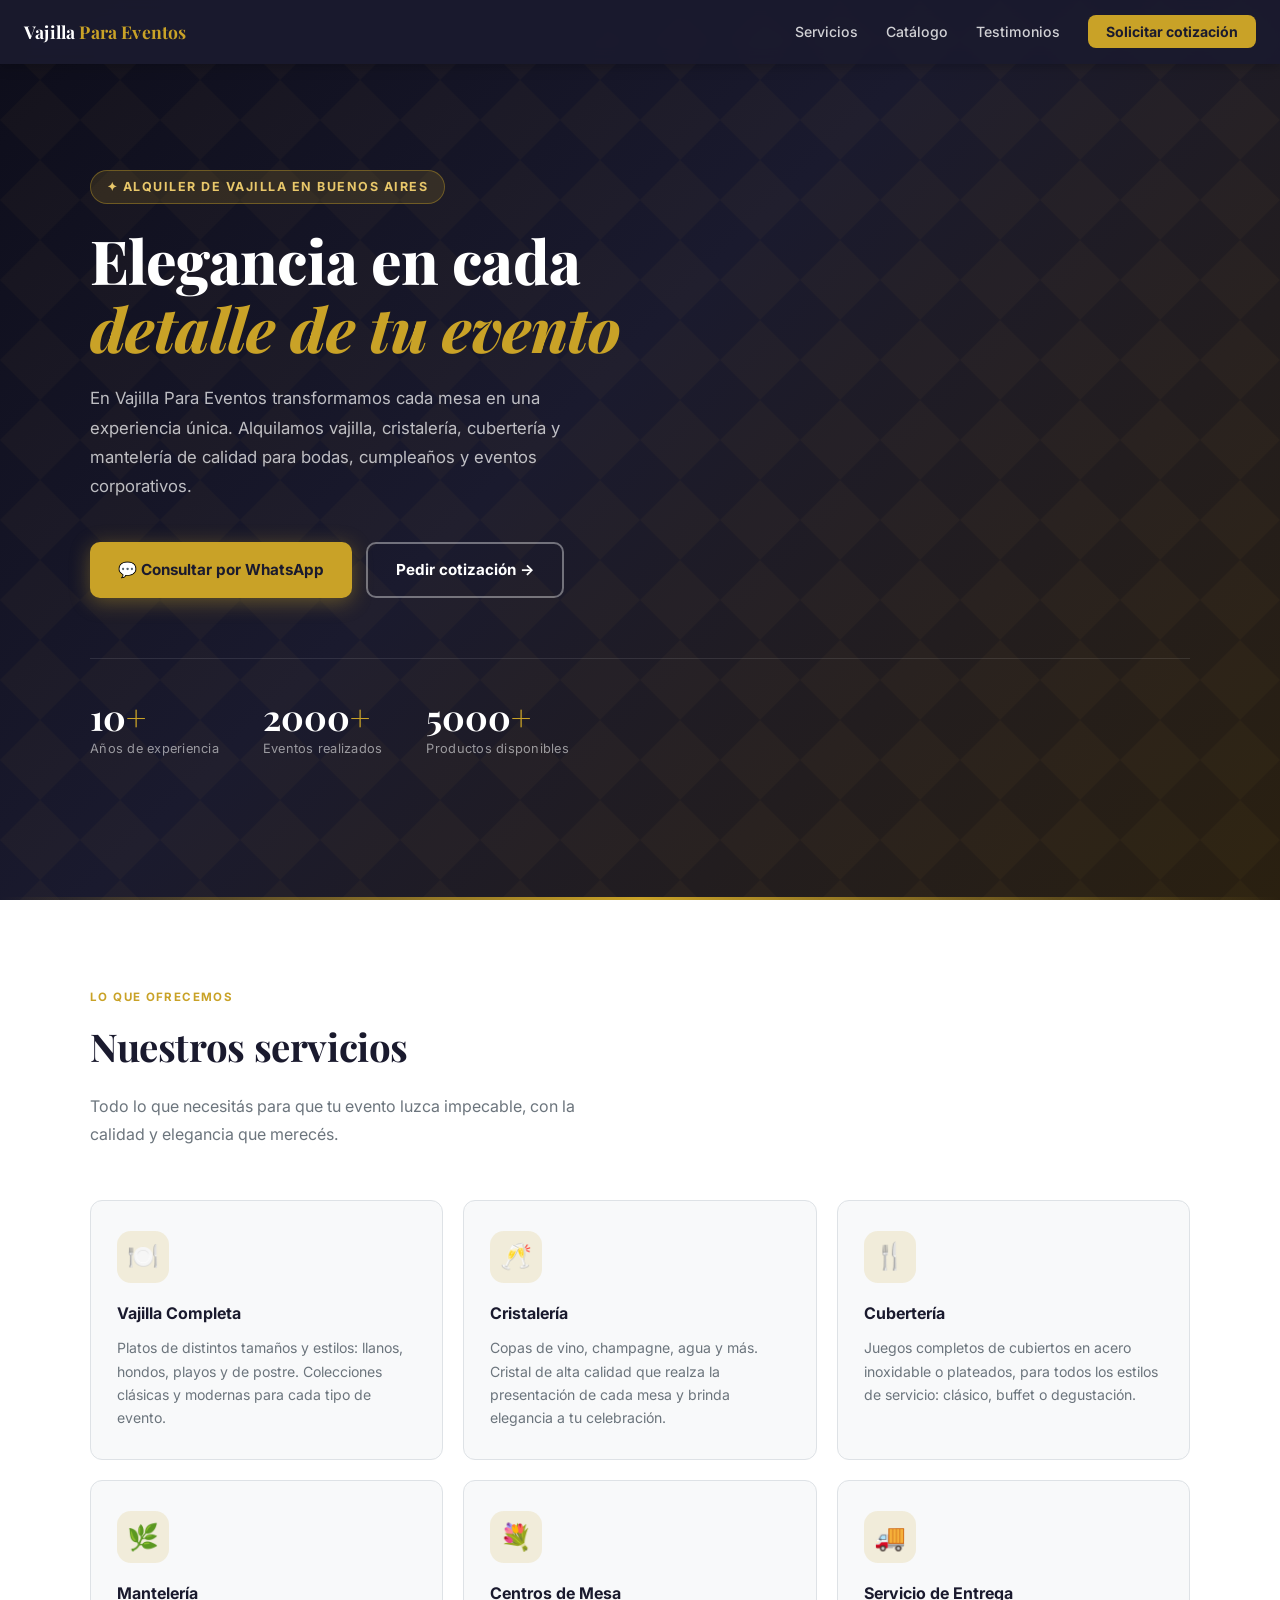
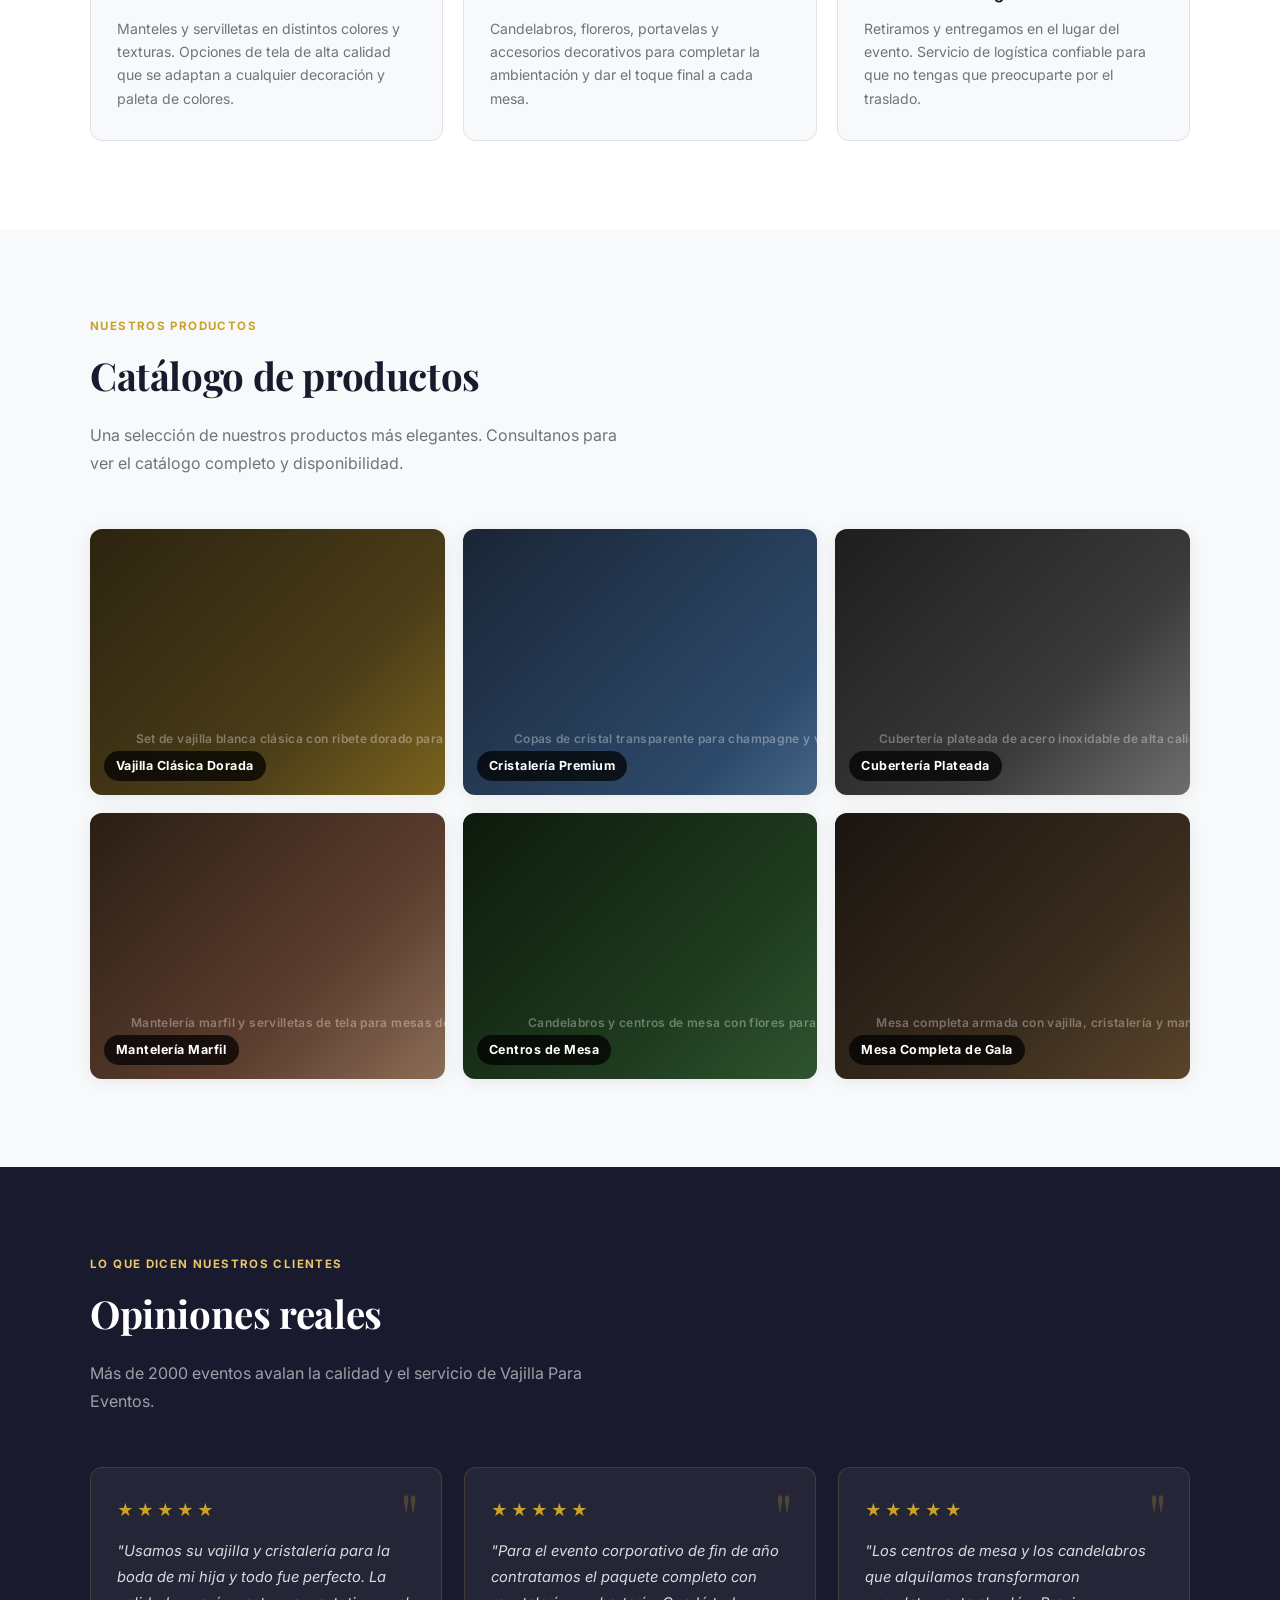
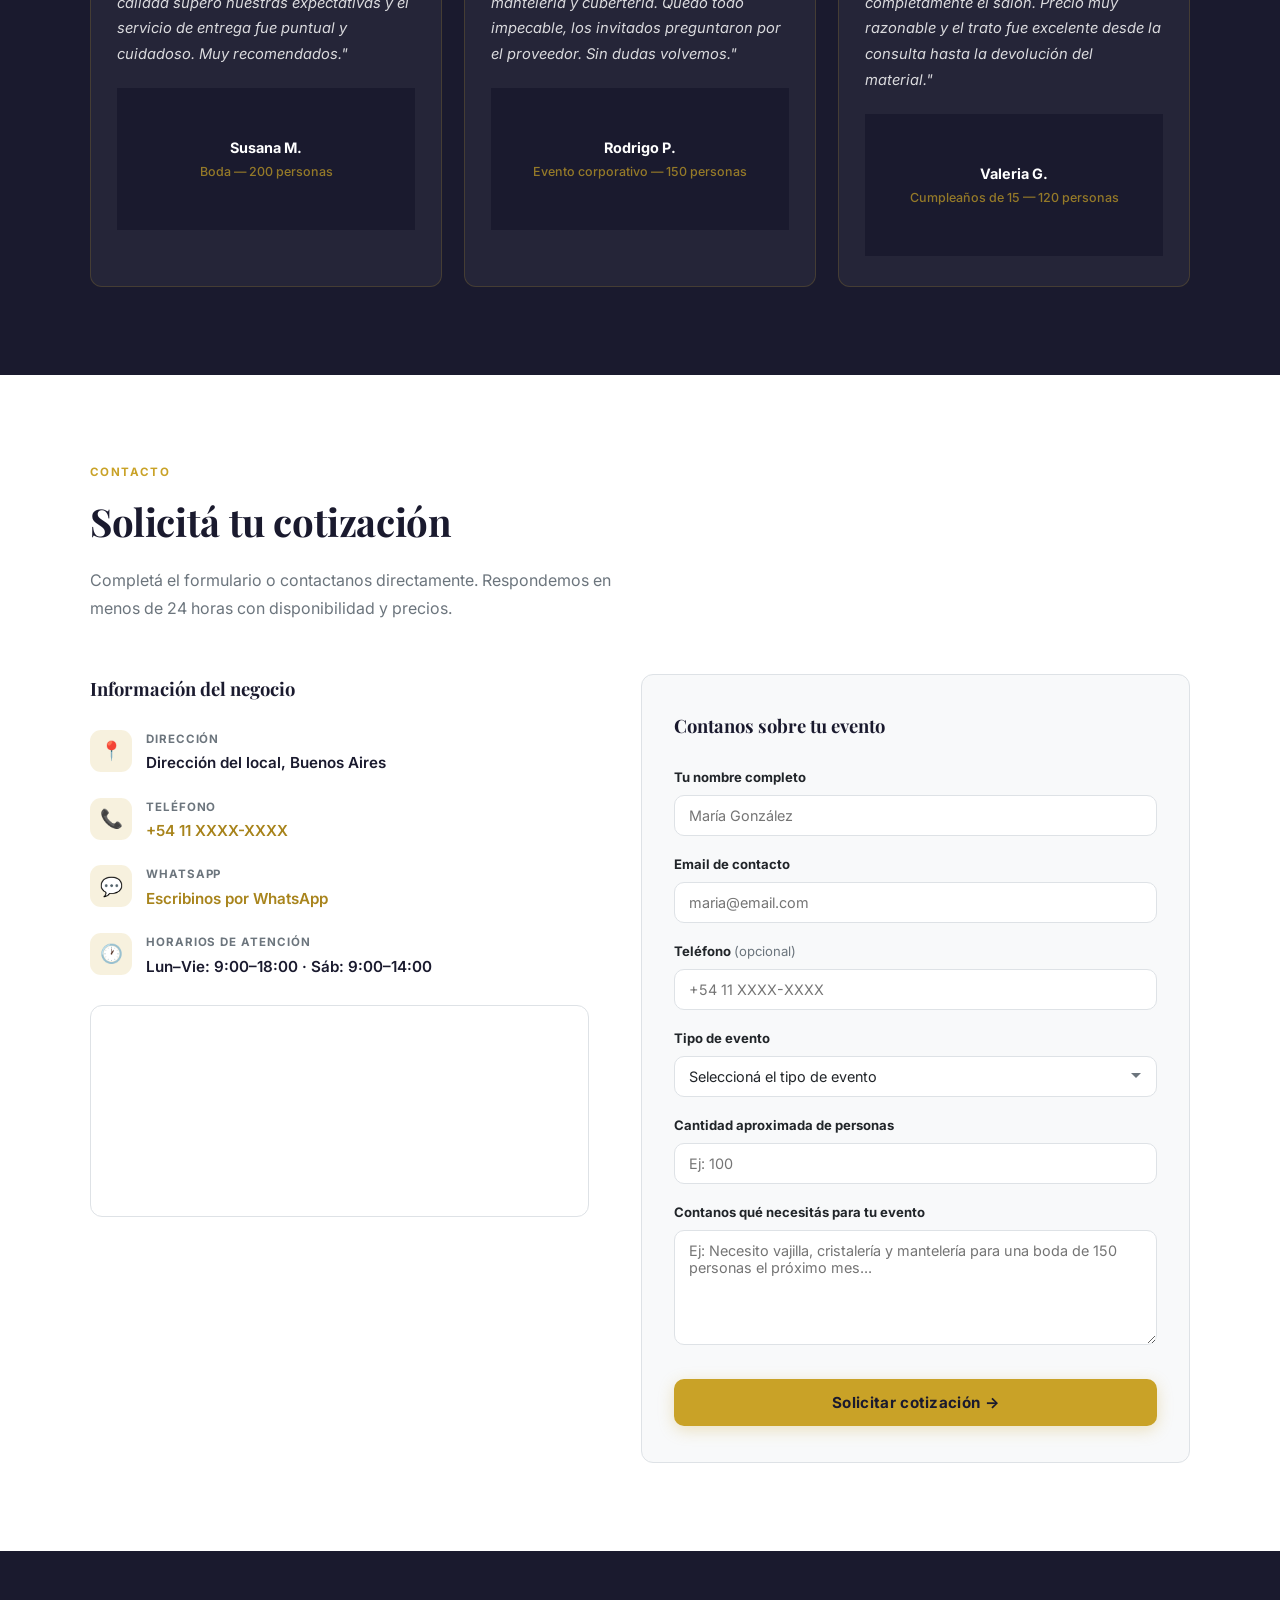
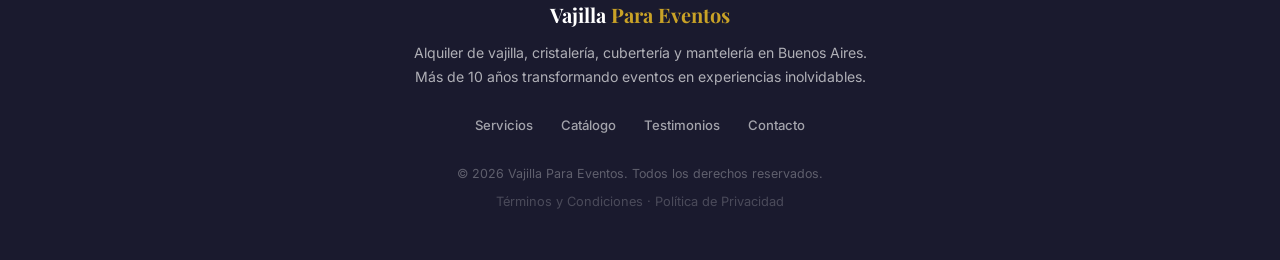
<file: index.html>
<!DOCTYPE html>
<html lang="es-AR">
<head>
  <meta charset="UTF-8" />
  <meta name="viewport" content="width=device-width, initial-scale=1" />

  <!-- SEO -->
  <title>Vajilla Para Eventos | Alquiler de Vajilla en Buenos Aires</title>
  <meta name="description" content="Alquiler de vajilla, cristalería, cubertería y mantelería para eventos en Buenos Aires. Calidad y elegancia para bodas, cumpleaños y eventos corporativos." />
  <meta name="robots" content="index, follow" />
  <link rel="canonical" href="https://vajilla-eventos.vercel.app/" />

  <!-- Open Graph -->
  <meta property="og:type" content="website" />
  <meta property="og:url" content="https://vajilla-eventos.vercel.app/" />
  <meta property="og:title" content="Vajilla Para Eventos | Alquiler de Vajilla en Buenos Aires" />
  <meta property="og:description" content="Alquiler de vajilla, cristalería, cubertería y mantelería para eventos en Buenos Aires. Calidad y elegancia para cada ocasión." />
  <meta property="og:image" content="https://vajilla-eventos.vercel.app/img/og-image.jpg" />
  <meta property="og:locale" content="es_AR" />

  <!-- Twitter Card -->
  <meta name="twitter:card" content="summary_large_image" />
  <meta name="twitter:title" content="Vajilla Para Eventos | Alquiler de Vajilla" />
  <meta name="twitter:description" content="Alquiler de vajilla, cristalería y mantelería para eventos en Buenos Aires. Consultá disponibilidad." />

  <!-- Fuentes -->
  <link rel="preconnect" href="https://fonts.googleapis.com" />
  <link rel="preconnect" href="https://fonts.gstatic.com" crossorigin />
  <link href="https://fonts.googleapis.com/css2?family=Playfair+Display:wght@700;800&family=Inter:wght@400;500;600;700;800&display=swap" rel="stylesheet" />

  <!-- CSS -->
  <link rel="preload" href="css/styles.css" as="style" />
  <link rel="stylesheet" href="css/styles.css" />

  <!-- Schema.org LocalBusiness -->
  <script type="application/ld+json">
  {
    "@context": "https://schema.org",
    "@type": "LocalBusiness",
    "name": "Vajilla Para Eventos",
    "description": "Alquiler de vajilla, cristalería, cubertería y mantelería para eventos en Buenos Aires. Especialistas en bodas, cumpleaños y eventos corporativos.",
    "url": "https://vajilla-eventos.vercel.app",
    "telephone": "+54-11-XXXX-XXXX",
    "address": {
      "@type": "PostalAddress",
      "streetAddress": "Dirección del local",
      "addressLocality": "Buenos Aires",
      "addressCountry": "AR"
    },
    "openingHoursSpecification": [
      {
        "@type": "OpeningHoursSpecification",
        "dayOfWeek": ["Monday","Tuesday","Wednesday","Thursday","Friday"],
        "opens": "09:00",
        "closes": "18:00"
      },
      {
        "@type": "OpeningHoursSpecification",
        "dayOfWeek": "Saturday",
        "opens": "09:00",
        "closes": "14:00"
      }
    ],
    "priceRange": "$$",
    "image": "https://vajilla-eventos.vercel.app/img/og-image.jpg",
    "sameAs": [
      "https://www.instagram.com/vajillaparaeventos",
      "https://vajillaparaeventos.com.ar"
    ]
  }
  </script>
</head>
<body>

  <!-- Skip link de accesibilidad -->
  <a href="#main" class="skip-link">Saltar al contenido principal</a>

  <!-- NAVBAR -->
  <header>
    <nav class="navbar" aria-label="Navegación principal">
      <a href="/" class="navbar-brand" aria-label="Vajilla Para Eventos - Inicio">
        Vajilla <span>Para Eventos</span>
      </a>
      <button class="nav-toggle" aria-expanded="false" aria-controls="nav-menu" aria-label="Abrir menú de navegación" onclick="toggleMenu(this)">
        ☰
      </button>
      <ul class="nav-links" id="nav-menu" role="list">
        <li><a href="#servicios">Servicios</a></li>
        <li><a href="#catalogo">Catálogo</a></li>
        <li><a href="#testimonios">Testimonios</a></li>
        <li><a href="#contacto" class="nav-cta">Solicitar cotización</a></li>
      </ul>
    </nav>
  </header>

  <!-- MAIN -->
  <main id="main">

    <!-- HERO -->
    <section class="hero" aria-labelledby="hero-title">
      <div class="hero-inner">
        <div class="hero-tag" aria-hidden="true">✦ Alquiler de vajilla en Buenos Aires</div>
        <h1 id="hero-title">
          Elegancia en cada<br />
          <em>detalle de tu evento</em>
        </h1>
        <p class="hero-desc">
          En Vajilla Para Eventos transformamos cada mesa en una experiencia única. Alquilamos vajilla, cristalería, cubertería y mantelería de calidad para bodas, cumpleaños y eventos corporativos.
        </p>
        <div class="hero-actions">
          <a href="https://wa.me/5491100000000?text=Hola%2C%20quisiera%20consultar%20disponibilidad%20de%20vajilla%20para%20mi%20evento" class="btn btn-primary" target="_blank" rel="noopener noreferrer" aria-label="Consultar disponibilidad por WhatsApp">
            💬 Consultar por WhatsApp
          </a>
          <a href="#contacto" class="btn btn-outline">
            Pedir cotización →
          </a>
        </div>
        <div class="hero-stats" aria-label="Estadísticas del negocio">
          <div>
            <div class="stat-num">10<span>+</span></div>
            <div class="stat-label">Años de experiencia</div>
          </div>
          <div>
            <div class="stat-num">2000<span>+</span></div>
            <div class="stat-label">Eventos realizados</div>
          </div>
          <div>
            <div class="stat-num">5000<span>+</span></div>
            <div class="stat-label">Productos disponibles</div>
          </div>
        </div>
      </div>
    </section>

    <!-- SERVICIOS -->
    <section id="servicios" aria-labelledby="servicios-title">
      <div class="container">
        <p class="section-tag" aria-hidden="true">Lo que ofrecemos</p>
        <h2 class="section-title" id="servicios-title">Nuestros servicios</h2>
        <p class="section-desc">Todo lo que necesitás para que tu evento luzca impecable, con la calidad y elegancia que merecés.</p>
        <div class="services-grid">

          <article class="service-card">
            <div class="service-icon" aria-hidden="true">🍽️</div>
            <h3>Vajilla Completa</h3>
            <p>Platos de distintos tamaños y estilos: llanos, hondos, playos y de postre. Colecciones clásicas y modernas para cada tipo de evento.</p>
          </article>

          <article class="service-card">
            <div class="service-icon" aria-hidden="true">🥂</div>
            <h3>Cristalería</h3>
            <p>Copas de vino, champagne, agua y más. Cristal de alta calidad que realza la presentación de cada mesa y brinda elegancia a tu celebración.</p>
          </article>

          <article class="service-card">
            <div class="service-icon" aria-hidden="true">🍴</div>
            <h3>Cubertería</h3>
            <p>Juegos completos de cubiertos en acero inoxidable o plateados, para todos los estilos de servicio: clásico, buffet o degustación.</p>
          </article>

          <article class="service-card">
            <div class="service-icon" aria-hidden="true">🌿</div>
            <h3>Mantelería</h3>
            <p>Manteles y servilletas en distintos colores y texturas. Opciones de tela de alta calidad que se adaptan a cualquier decoración y paleta de colores.</p>
          </article>

          <article class="service-card">
            <div class="service-icon" aria-hidden="true">💐</div>
            <h3>Centros de Mesa</h3>
            <p>Candelabros, floreros, portavelas y accesorios decorativos para completar la ambientación y dar el toque final a cada mesa.</p>
          </article>

          <article class="service-card">
            <div class="service-icon" aria-hidden="true">🚚</div>
            <h3>Servicio de Entrega</h3>
            <p>Retiramos y entregamos en el lugar del evento. Servicio de logística confiable para que no tengas que preocuparte por el traslado.</p>
          </article>

        </div>
      </div>
    </section>

    <!-- CATÁLOGO -->
    <section id="catalogo" aria-labelledby="catalogo-title">
      <div class="container">
        <p class="section-tag" aria-hidden="true">Nuestros productos</p>
        <h2 class="section-title" id="catalogo-title">Catálogo de productos</h2>
        <p class="section-desc">Una selección de nuestros productos más elegantes. Consultanos para ver el catálogo completo y disponibilidad.</p>
        <div class="catalog-grid">

          <figure class="catalog-item">
            <div
              class="catalog-placeholder catalog-placeholder--gold"
              role="img"
              aria-label="Set de vajilla blanca clásica con ribete dorado para bodas y eventos formales"
              style="width:560px;height:420px;"
            ></div>
            <figcaption class="catalog-label">Vajilla Clásica Dorada</figcaption>
          </figure>

          <figure class="catalog-item">
            <div
              class="catalog-placeholder catalog-placeholder--crystal"
              role="img"
              aria-label="Copas de cristal transparente para champagne y vino en mesas de eventos"
              style="width:560px;height:420px;"
            ></div>
            <figcaption class="catalog-label">Cristalería Premium</figcaption>
          </figure>

          <figure class="catalog-item">
            <div
              class="catalog-placeholder catalog-placeholder--silver"
              role="img"
              aria-label="Cubertería plateada de acero inoxidable de alta calidad para eventos formales"
              style="width:560px;height:420px;"
            ></div>
            <figcaption class="catalog-label">Cubertería Plateada</figcaption>
          </figure>

          <figure class="catalog-item">
            <div
              class="catalog-placeholder catalog-placeholder--linen"
              role="img"
              aria-label="Mantelería marfil y servilletas de tela para mesas de boda y eventos elegantes"
              style="width:560px;height:420px;"
            ></div>
            <figcaption class="catalog-label">Mantelería Marfil</figcaption>
          </figure>

          <figure class="catalog-item">
            <div
              class="catalog-placeholder catalog-placeholder--candle"
              role="img"
              aria-label="Candelabros y centros de mesa con flores para decoración de eventos"
              style="width:560px;height:420px;"
            ></div>
            <figcaption class="catalog-label">Centros de Mesa</figcaption>
          </figure>

          <figure class="catalog-item">
            <div
              class="catalog-placeholder catalog-placeholder--table"
              role="img"
              aria-label="Mesa completa armada con vajilla, cristalería y mantelería para evento de gala"
              style="width:560px;height:420px;"
            ></div>
            <figcaption class="catalog-label">Mesa Completa de Gala</figcaption>
          </figure>

        </div>
      </div>
    </section>

    <!-- TESTIMONIOS -->
    <section id="testimonios" aria-labelledby="testimonios-title">
      <div class="container">
        <p class="section-tag" aria-hidden="true">Lo que dicen nuestros clientes</p>
        <h2 class="section-title" id="testimonios-title">Opiniones reales</h2>
        <p class="section-desc">Más de 2000 eventos avalan la calidad y el servicio de Vajilla Para Eventos.</p>
        <div class="testimonials-grid">

          <article class="testimonial-card">
            <div class="stars" aria-label="5 estrellas">★★★★★</div>
            <blockquote class="testimonial-text">
              "Usamos su vajilla y cristalería para la boda de mi hija y todo fue perfecto. La calidad superó nuestras expectativas y el servicio de entrega fue puntual y cuidadoso. Muy recomendados."
            </blockquote>
            <footer>
              <div class="testimonial-author">Susana M.</div>
              <div class="testimonial-detail">Boda — 200 personas</div>
            </footer>
          </article>

          <article class="testimonial-card">
            <div class="stars" aria-label="5 estrellas">★★★★★</div>
            <blockquote class="testimonial-text">
              "Para el evento corporativo de fin de año contratamos el paquete completo con mantelería y cubertería. Quedó todo impecable, los invitados preguntaron por el proveedor. Sin dudas volvemos."
            </blockquote>
            <footer>
              <div class="testimonial-author">Rodrigo P.</div>
              <div class="testimonial-detail">Evento corporativo — 150 personas</div>
            </footer>
          </article>

          <article class="testimonial-card">
            <div class="stars" aria-label="5 estrellas">★★★★★</div>
            <blockquote class="testimonial-text">
              "Los centros de mesa y los candelabros que alquilamos transformaron completamente el salón. Precio muy razonable y el trato fue excelente desde la consulta hasta la devolución del material."
            </blockquote>
            <footer>
              <div class="testimonial-author">Valeria G.</div>
              <div class="testimonial-detail">Cumpleaños de 15 — 120 personas</div>
            </footer>
          </article>

        </div>
      </div>
    </section>

    <!-- CONTACTO -->
    <section id="contacto" aria-labelledby="contacto-title">
      <div class="container">
        <p class="section-tag" aria-hidden="true">Contacto</p>
        <h2 class="section-title" id="contacto-title">Solicitá tu cotización</h2>
        <p class="section-desc">Completá el formulario o contactanos directamente. Respondemos en menos de 24 horas con disponibilidad y precios.</p>

        <div class="contact-grid">

          <div class="contact-info">
            <h3>Información del negocio</h3>

            <div class="contact-item">
              <div class="contact-item-icon" aria-hidden="true">📍</div>
              <div>
                <div class="contact-item-label">Dirección</div>
                <div class="contact-item-value">Dirección del local, Buenos Aires</div>
              </div>
            </div>

            <div class="contact-item">
              <div class="contact-item-icon" aria-hidden="true">📞</div>
              <div>
                <div class="contact-item-label">Teléfono</div>
                <div class="contact-item-value">
                  <a href="tel:+541100000000">+54 11 XXXX-XXXX</a>
                </div>
              </div>
            </div>

            <div class="contact-item">
              <div class="contact-item-icon" aria-hidden="true">💬</div>
              <div>
                <div class="contact-item-label">WhatsApp</div>
                <div class="contact-item-value">
                  <a href="https://wa.me/5491100000000?text=Hola%2C%20quisiera%20consultar%20disponibilidad%20para%20mi%20evento" target="_blank" rel="noopener noreferrer">Escribinos por WhatsApp</a>
                </div>
              </div>
            </div>

            <div class="contact-item">
              <div class="contact-item-icon" aria-hidden="true">🕐</div>
              <div>
                <div class="contact-item-label">Horarios de atención</div>
                <div class="contact-item-value">Lun–Vie: 9:00–18:00 · Sáb: 9:00–14:00</div>
              </div>
            </div>

            <div class="map-container">
              <iframe
                title="Ubicación de Vajilla Para Eventos en Google Maps"
                src="https://www.google.com/maps/embed?pb=!1m18!1m12!1m3!1d3284.0!2d-58.4!3d-34.6!2m3!1f0!2f0!3f0!3m2!1i1024!2i768!4f13.1!3m3!1m2!1s0x0%3A0x0!2zMzTCsDM2JzAuMCJTIDU4wrAyNCcwLjAiVw!5e0!3m2!1ses!2sar!4v1"
                loading="lazy"
                allowfullscreen
                referrerpolicy="no-referrer-when-downgrade"
                aria-label="Mapa con la ubicación de Vajilla Para Eventos en Buenos Aires"
              ></iframe>
            </div>
          </div>

          <div class="contact-form">
            <h3>Contanos sobre tu evento</h3>
            <form action="https://formspree.io/f/xojroeyj" method="POST" novalidate aria-label="Formulario de contacto Vajilla Para Eventos">

              <div class="form-group">
                <label for="nombre">Tu nombre completo</label>
                <input
                  type="text"
                  id="nombre"
                  name="nombre"
                  placeholder="María González"
                  required
                  autocomplete="name"
                  aria-required="true"
                />
              </div>

              <div class="form-group">
                <label for="email">Email de contacto</label>
                <input
                  type="email"
                  id="email"
                  name="email"
                  placeholder="maria@email.com"
                  required
                  autocomplete="email"
                  aria-required="true"
                />
              </div>

              <div class="form-group">
                <label for="telefono">Teléfono <span class="label-optional">(opcional)</span></label>
                <input
                  type="tel"
                  id="telefono"
                  name="telefono"
                  placeholder="+54 11 XXXX-XXXX"
                  autocomplete="tel"
                />
              </div>

              <div class="form-group">
                <label for="tipo-evento">Tipo de evento</label>
                <select id="tipo-evento" name="tipo-evento" required aria-required="true">
                  <option value="" disabled selected>Seleccioná el tipo de evento</option>
                  <option value="boda">Boda / Casamiento</option>
                  <option value="cumpleanos-15">Cumpleaños de 15</option>
                  <option value="cumpleanos">Cumpleaños adultos</option>
                  <option value="corporativo">Evento corporativo</option>
                  <option value="bautismo">Bautismo / Comunión</option>
                  <option value="otro">Otro tipo de evento</option>
                </select>
              </div>

              <div class="form-group">
                <label for="cantidad">Cantidad aproximada de personas</label>
                <input
                  type="number"
                  id="cantidad"
                  name="cantidad"
                  placeholder="Ej: 100"
                  min="1"
                  aria-required="true"
                  required
                />
              </div>

              <div class="form-group">
                <label for="mensaje">Contanos qué necesitás para tu evento</label>
                <textarea
                  id="mensaje"
                  name="mensaje"
                  placeholder="Ej: Necesito vajilla, cristalería y mantelería para una boda de 150 personas el próximo mes..."
                  required
                  aria-required="true"
                ></textarea>
              </div>

              <button type="submit" class="btn-form">
                Solicitar cotización →
              </button>
            </form>
          </div>

        </div>
      </div>
    </section>

  </main>

  <!-- FOOTER -->
  <footer>
    <div class="footer-inner">
      <div class="footer-brand">Vajilla <span>Para Eventos</span></div>
      <p class="footer-text">
        Alquiler de vajilla, cristalería, cubertería y mantelería en Buenos Aires.<br />
        Más de 10 años transformando eventos en experiencias inolvidables.
      </p>
      <nav class="footer-nav" aria-label="Navegación del pie de página">
        <a href="#servicios">Servicios</a>
        <a href="#catalogo">Catálogo</a>
        <a href="#testimonios">Testimonios</a>
        <a href="#contacto">Contacto</a>
      </nav>
      <p class="footer-copy">© 2026 Vajilla Para Eventos. Todos los derechos reservados.</p>
      <p class="footer-copy" style="margin-top:8px;font-size:0.8rem;opacity:0.7;">
        <a href="terminos.html" style="color:inherit;">Términos y Condiciones</a> · <a href="privacidad.html" style="color:inherit;">Política de Privacidad</a>
      </p>
    </div>
  </footer>

  <script defer>
    function toggleMenu(btn) {
      const menu = document.getElementById('nav-menu');
      const open = menu.classList.toggle('open');
      btn.setAttribute('aria-expanded', open);
      btn.textContent = open ? '✕' : '☰';
    }

    // Cerrar menú al hacer clic en un link
    document.querySelectorAll('.nav-links a').forEach(link => {
      link.addEventListener('click', () => {
        document.getElementById('nav-menu').classList.remove('open');
        const toggle = document.querySelector('.nav-toggle');
        toggle.setAttribute('aria-expanded', 'false');
        toggle.textContent = '☰';
      });
    });
  </script>

</body>
</html>
</file>
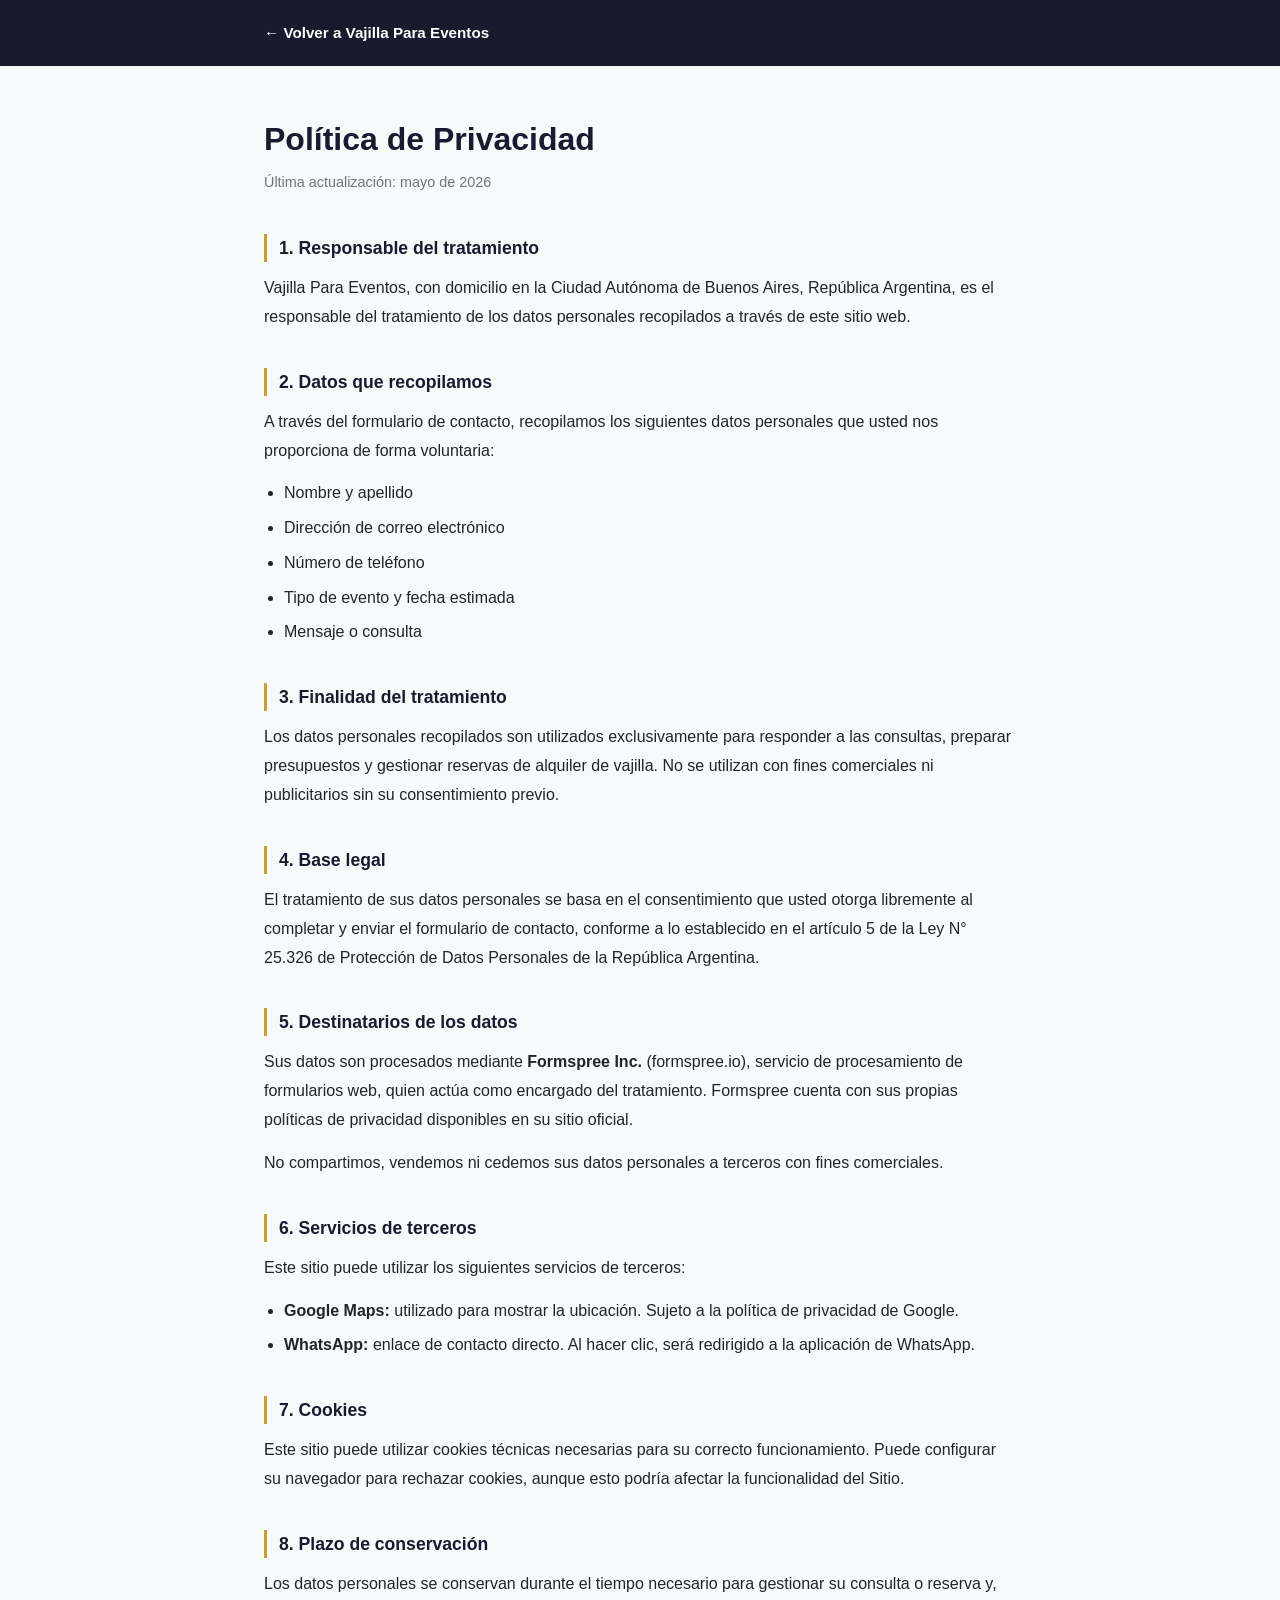
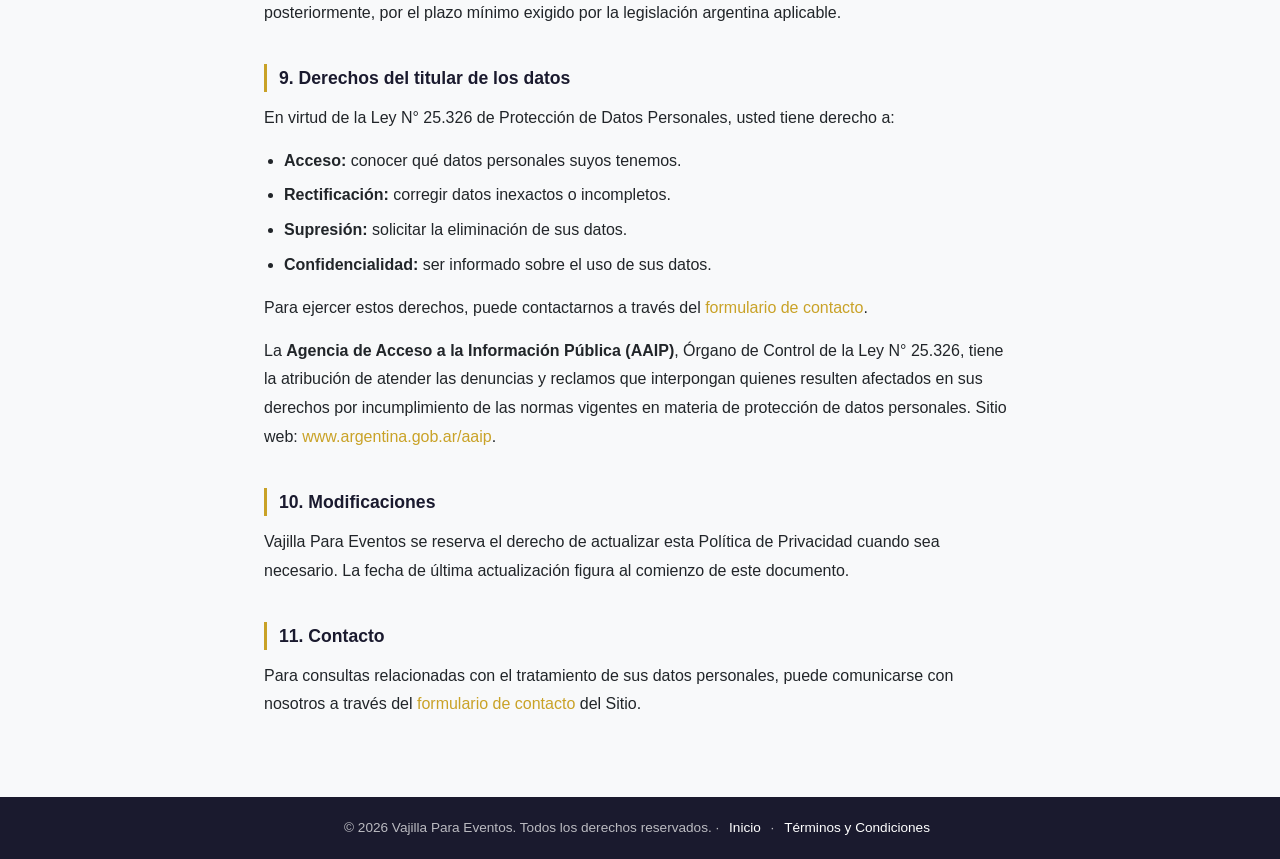
<file: privacidad.html>
<!DOCTYPE html>
<html lang="es-AR">
<head>
  <meta charset="UTF-8" />
  <meta name="viewport" content="width=device-width, initial-scale=1" />
  <title>Política de Privacidad | Vajilla Para Eventos</title>
  <meta name="robots" content="noindex, nofollow" />
  <link rel="stylesheet" href="css/styles.css" />
  <style>
    .legal-header { background: var(--primary); color: #fff; padding: 20px 0; }
    .legal-header-inner { max-width: 800px; margin: 0 auto; padding: 0 24px; }
    .legal-header a { color: #fff; text-decoration: none; font-weight: 600; font-size: 0.95rem; }
    .legal-header a:hover { opacity: 0.8; }
    .legal-content { max-width: 800px; margin: 0 auto; padding: 48px 24px 64px; }
    .legal-content h1 { font-size: 2rem; font-weight: 800; color: var(--primary); margin-bottom: 6px; }
    .legal-content .update-date { color: var(--text-muted); font-size: 0.9rem; margin-bottom: 40px; display: block; }
    .legal-content h2 { font-size: 1.1rem; font-weight: 700; color: var(--primary); margin: 36px 0 12px; border-left: 3px solid var(--accent); padding-left: 12px; }
    .legal-content p { color: var(--text); line-height: 1.8; margin-bottom: 14px; }
    .legal-content ul { color: var(--text); line-height: 1.8; padding-left: 20px; margin-bottom: 14px; }
    .legal-content li { margin-bottom: 6px; }
    .legal-content a { color: var(--accent); }
    .legal-footer-bar { background: var(--primary); color: rgba(255,255,255,0.7); text-align: center; padding: 20px 24px; font-size: 0.85rem; }
    .legal-footer-bar a { color: #fff; margin: 0 6px; }
  </style>
</head>
<body>
  <header class="legal-header">
    <div class="legal-header-inner">
      <a href="index.html">← Volver a Vajilla Para Eventos</a>
    </div>
  </header>

  <main class="legal-content">
    <h1>Política de Privacidad</h1>
    <span class="update-date">Última actualización: mayo de 2026</span>

    <h2>1. Responsable del tratamiento</h2>
    <p>Vajilla Para Eventos, con domicilio en la Ciudad Autónoma de Buenos Aires, República Argentina, es el responsable del tratamiento de los datos personales recopilados a través de este sitio web.</p>

    <h2>2. Datos que recopilamos</h2>
    <p>A través del formulario de contacto, recopilamos los siguientes datos personales que usted nos proporciona de forma voluntaria:</p>
    <ul>
      <li>Nombre y apellido</li>
      <li>Dirección de correo electrónico</li>
      <li>Número de teléfono</li>
      <li>Tipo de evento y fecha estimada</li>
      <li>Mensaje o consulta</li>
    </ul>

    <h2>3. Finalidad del tratamiento</h2>
    <p>Los datos personales recopilados son utilizados exclusivamente para responder a las consultas, preparar presupuestos y gestionar reservas de alquiler de vajilla. No se utilizan con fines comerciales ni publicitarios sin su consentimiento previo.</p>

    <h2>4. Base legal</h2>
    <p>El tratamiento de sus datos personales se basa en el consentimiento que usted otorga libremente al completar y enviar el formulario de contacto, conforme a lo establecido en el artículo 5 de la Ley N° 25.326 de Protección de Datos Personales de la República Argentina.</p>

    <h2>5. Destinatarios de los datos</h2>
    <p>Sus datos son procesados mediante <strong>Formspree Inc.</strong> (formspree.io), servicio de procesamiento de formularios web, quien actúa como encargado del tratamiento. Formspree cuenta con sus propias políticas de privacidad disponibles en su sitio oficial.</p>
    <p>No compartimos, vendemos ni cedemos sus datos personales a terceros con fines comerciales.</p>

    <h2>6. Servicios de terceros</h2>
    <p>Este sitio puede utilizar los siguientes servicios de terceros:</p>
    <ul>
      <li><strong>Google Maps:</strong> utilizado para mostrar la ubicación. Sujeto a la política de privacidad de Google.</li>
      <li><strong>WhatsApp:</strong> enlace de contacto directo. Al hacer clic, será redirigido a la aplicación de WhatsApp.</li>
    </ul>

    <h2>7. Cookies</h2>
    <p>Este sitio puede utilizar cookies técnicas necesarias para su correcto funcionamiento. Puede configurar su navegador para rechazar cookies, aunque esto podría afectar la funcionalidad del Sitio.</p>

    <h2>8. Plazo de conservación</h2>
    <p>Los datos personales se conservan durante el tiempo necesario para gestionar su consulta o reserva y, posteriormente, por el plazo mínimo exigido por la legislación argentina aplicable.</p>

    <h2>9. Derechos del titular de los datos</h2>
    <p>En virtud de la Ley N° 25.326 de Protección de Datos Personales, usted tiene derecho a:</p>
    <ul>
      <li><strong>Acceso:</strong> conocer qué datos personales suyos tenemos.</li>
      <li><strong>Rectificación:</strong> corregir datos inexactos o incompletos.</li>
      <li><strong>Supresión:</strong> solicitar la eliminación de sus datos.</li>
      <li><strong>Confidencialidad:</strong> ser informado sobre el uso de sus datos.</li>
    </ul>
    <p>Para ejercer estos derechos, puede contactarnos a través del <a href="index.html#contacto">formulario de contacto</a>.</p>
    <p>La <strong>Agencia de Acceso a la Información Pública (AAIP)</strong>, Órgano de Control de la Ley N° 25.326, tiene la atribución de atender las denuncias y reclamos que interpongan quienes resulten afectados en sus derechos por incumplimiento de las normas vigentes en materia de protección de datos personales. Sitio web: <a href="https://www.argentina.gob.ar/aaip" target="_blank" rel="noopener noreferrer">www.argentina.gob.ar/aaip</a>.</p>

    <h2>10. Modificaciones</h2>
    <p>Vajilla Para Eventos se reserva el derecho de actualizar esta Política de Privacidad cuando sea necesario. La fecha de última actualización figura al comienzo de este documento.</p>

    <h2>11. Contacto</h2>
    <p>Para consultas relacionadas con el tratamiento de sus datos personales, puede comunicarse con nosotros a través del <a href="index.html#contacto">formulario de contacto</a> del Sitio.</p>
  </main>

  <footer class="legal-footer-bar">
    <p>© 2026 Vajilla Para Eventos. Todos los derechos reservados. · <a href="index.html">Inicio</a> · <a href="terminos.html">Términos y Condiciones</a></p>
  </footer>
</body>
</html>
</file>
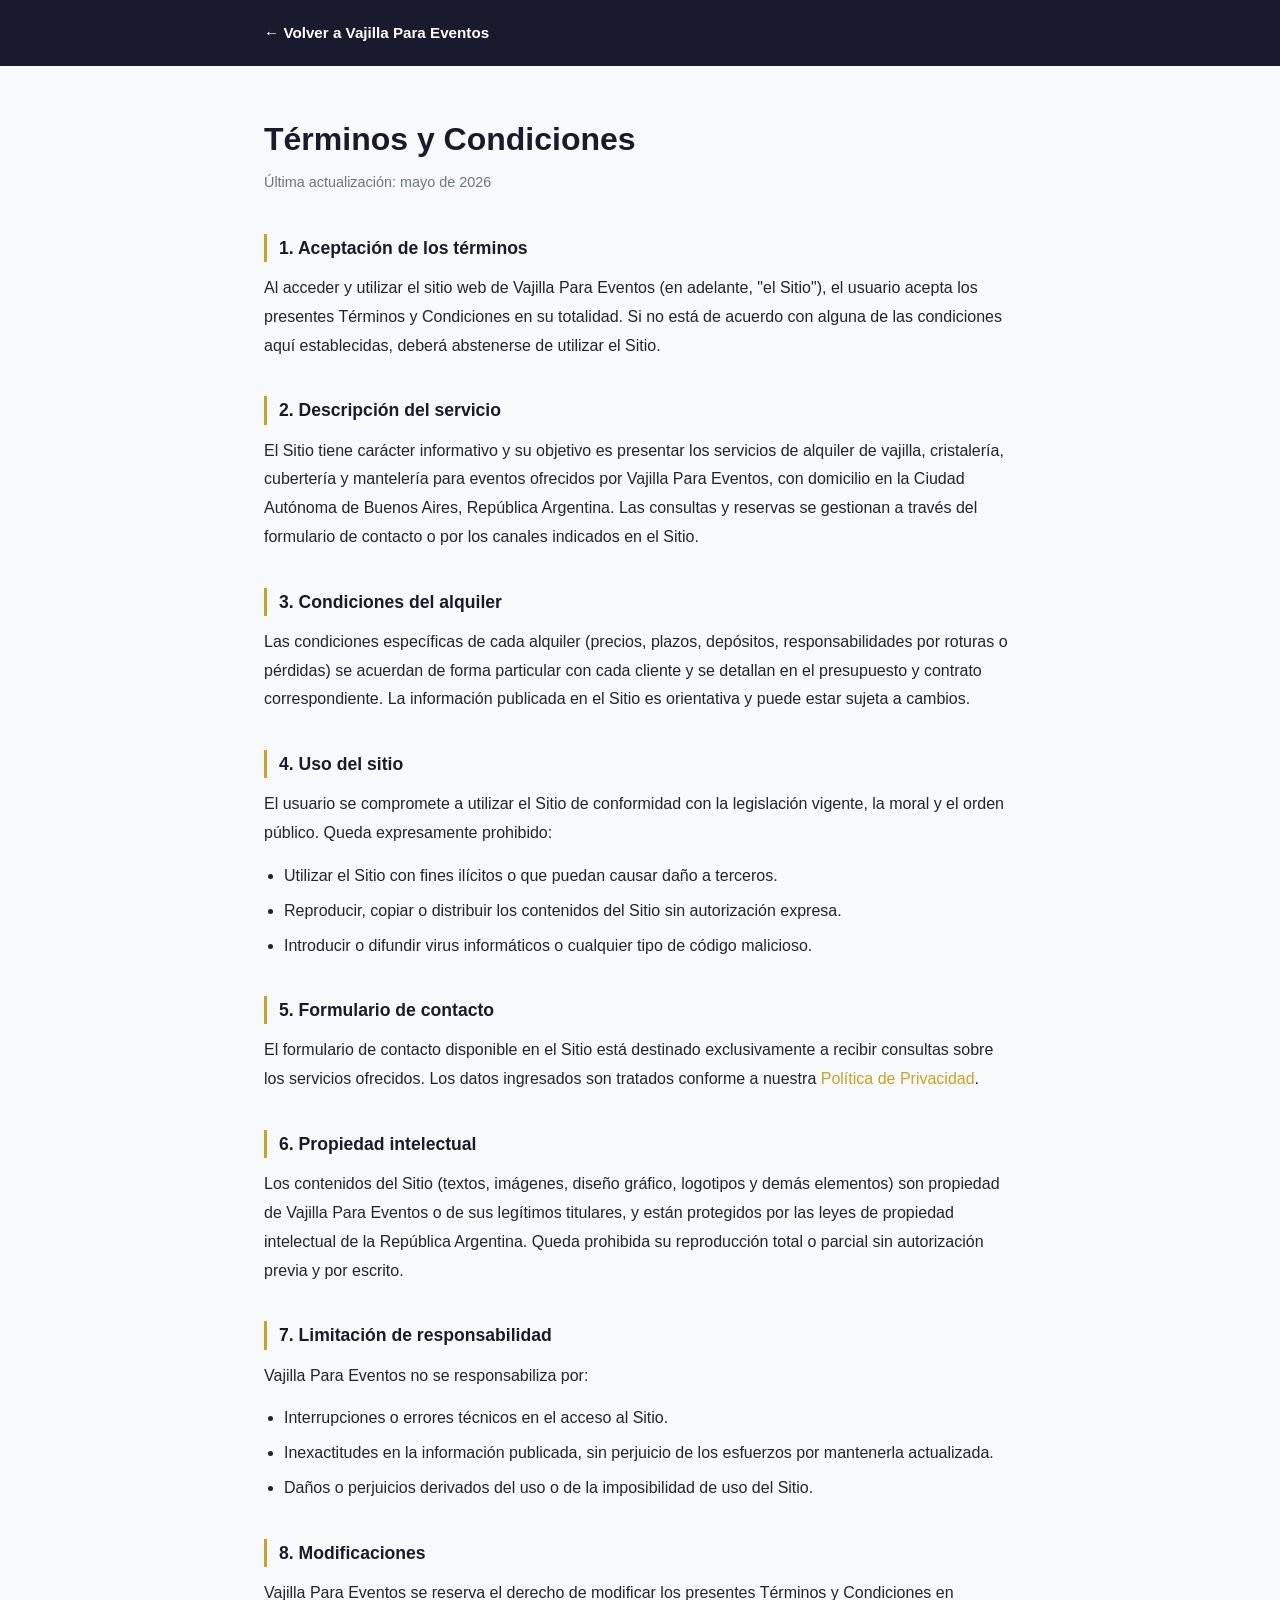
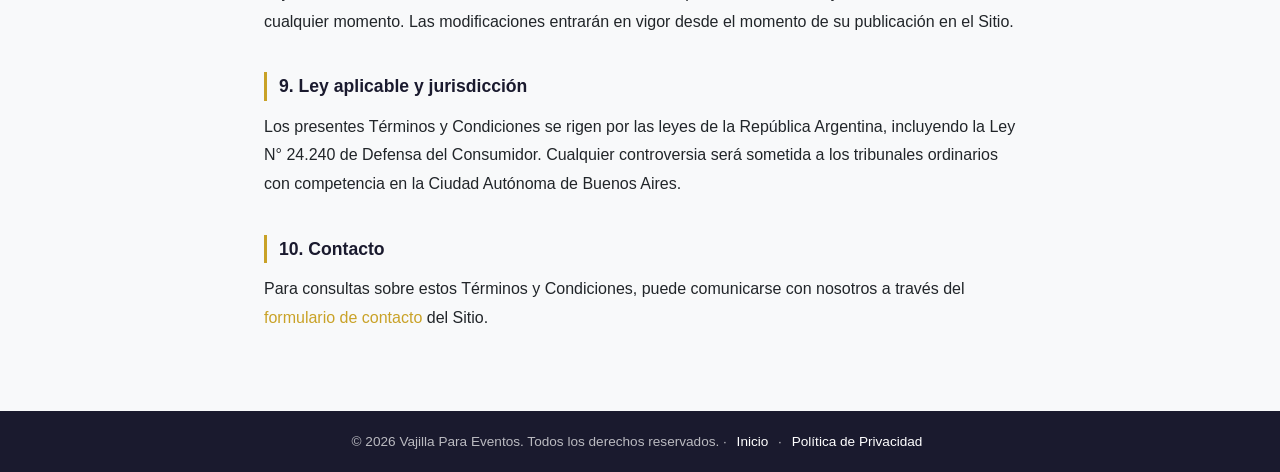
<file: terminos.html>
<!DOCTYPE html>
<html lang="es-AR">
<head>
  <meta charset="UTF-8" />
  <meta name="viewport" content="width=device-width, initial-scale=1" />
  <title>Términos y Condiciones | Vajilla Para Eventos</title>
  <meta name="robots" content="noindex, nofollow" />
  <link rel="stylesheet" href="css/styles.css" />
  <style>
    .legal-header { background: var(--primary); color: #fff; padding: 20px 0; }
    .legal-header-inner { max-width: 800px; margin: 0 auto; padding: 0 24px; }
    .legal-header a { color: #fff; text-decoration: none; font-weight: 600; font-size: 0.95rem; }
    .legal-header a:hover { opacity: 0.8; }
    .legal-content { max-width: 800px; margin: 0 auto; padding: 48px 24px 64px; }
    .legal-content h1 { font-size: 2rem; font-weight: 800; color: var(--primary); margin-bottom: 6px; }
    .legal-content .update-date { color: var(--text-muted); font-size: 0.9rem; margin-bottom: 40px; display: block; }
    .legal-content h2 { font-size: 1.1rem; font-weight: 700; color: var(--primary); margin: 36px 0 12px; border-left: 3px solid var(--accent); padding-left: 12px; }
    .legal-content p { color: var(--text); line-height: 1.8; margin-bottom: 14px; }
    .legal-content ul { color: var(--text); line-height: 1.8; padding-left: 20px; margin-bottom: 14px; }
    .legal-content li { margin-bottom: 6px; }
    .legal-content a { color: var(--accent); }
    .legal-footer-bar { background: var(--primary); color: rgba(255,255,255,0.7); text-align: center; padding: 20px 24px; font-size: 0.85rem; }
    .legal-footer-bar a { color: #fff; margin: 0 6px; }
  </style>
</head>
<body>
  <header class="legal-header">
    <div class="legal-header-inner">
      <a href="index.html">← Volver a Vajilla Para Eventos</a>
    </div>
  </header>

  <main class="legal-content">
    <h1>Términos y Condiciones</h1>
    <span class="update-date">Última actualización: mayo de 2026</span>

    <h2>1. Aceptación de los términos</h2>
    <p>Al acceder y utilizar el sitio web de Vajilla Para Eventos (en adelante, "el Sitio"), el usuario acepta los presentes Términos y Condiciones en su totalidad. Si no está de acuerdo con alguna de las condiciones aquí establecidas, deberá abstenerse de utilizar el Sitio.</p>

    <h2>2. Descripción del servicio</h2>
    <p>El Sitio tiene carácter informativo y su objetivo es presentar los servicios de alquiler de vajilla, cristalería, cubertería y mantelería para eventos ofrecidos por Vajilla Para Eventos, con domicilio en la Ciudad Autónoma de Buenos Aires, República Argentina. Las consultas y reservas se gestionan a través del formulario de contacto o por los canales indicados en el Sitio.</p>

    <h2>3. Condiciones del alquiler</h2>
    <p>Las condiciones específicas de cada alquiler (precios, plazos, depósitos, responsabilidades por roturas o pérdidas) se acuerdan de forma particular con cada cliente y se detallan en el presupuesto y contrato correspondiente. La información publicada en el Sitio es orientativa y puede estar sujeta a cambios.</p>

    <h2>4. Uso del sitio</h2>
    <p>El usuario se compromete a utilizar el Sitio de conformidad con la legislación vigente, la moral y el orden público. Queda expresamente prohibido:</p>
    <ul>
      <li>Utilizar el Sitio con fines ilícitos o que puedan causar daño a terceros.</li>
      <li>Reproducir, copiar o distribuir los contenidos del Sitio sin autorización expresa.</li>
      <li>Introducir o difundir virus informáticos o cualquier tipo de código malicioso.</li>
    </ul>

    <h2>5. Formulario de contacto</h2>
    <p>El formulario de contacto disponible en el Sitio está destinado exclusivamente a recibir consultas sobre los servicios ofrecidos. Los datos ingresados son tratados conforme a nuestra <a href="privacidad.html">Política de Privacidad</a>.</p>

    <h2>6. Propiedad intelectual</h2>
    <p>Los contenidos del Sitio (textos, imágenes, diseño gráfico, logotipos y demás elementos) son propiedad de Vajilla Para Eventos o de sus legítimos titulares, y están protegidos por las leyes de propiedad intelectual de la República Argentina. Queda prohibida su reproducción total o parcial sin autorización previa y por escrito.</p>

    <h2>7. Limitación de responsabilidad</h2>
    <p>Vajilla Para Eventos no se responsabiliza por:</p>
    <ul>
      <li>Interrupciones o errores técnicos en el acceso al Sitio.</li>
      <li>Inexactitudes en la información publicada, sin perjuicio de los esfuerzos por mantenerla actualizada.</li>
      <li>Daños o perjuicios derivados del uso o de la imposibilidad de uso del Sitio.</li>
    </ul>

    <h2>8. Modificaciones</h2>
    <p>Vajilla Para Eventos se reserva el derecho de modificar los presentes Términos y Condiciones en cualquier momento. Las modificaciones entrarán en vigor desde el momento de su publicación en el Sitio.</p>

    <h2>9. Ley aplicable y jurisdicción</h2>
    <p>Los presentes Términos y Condiciones se rigen por las leyes de la República Argentina, incluyendo la Ley N° 24.240 de Defensa del Consumidor. Cualquier controversia será sometida a los tribunales ordinarios con competencia en la Ciudad Autónoma de Buenos Aires.</p>

    <h2>10. Contacto</h2>
    <p>Para consultas sobre estos Términos y Condiciones, puede comunicarse con nosotros a través del <a href="index.html#contacto">formulario de contacto</a> del Sitio.</p>
  </main>

  <footer class="legal-footer-bar">
    <p>© 2026 Vajilla Para Eventos. Todos los derechos reservados. · <a href="index.html">Inicio</a> · <a href="privacidad.html">Política de Privacidad</a></p>
  </footer>
</body>
</html>
</file>
<file: css/styles.css>
/* ── RESET & BASE ── */
*, *::before, *::after { box-sizing: border-box; margin: 0; padding: 0; }

:root {
  --primary: #1a1a2e;
  --primary-light: #2d2d4e;
  --accent: #c9a227;
  --accent-dark: #a8841c;
  --accent-light: rgba(201,162,39,0.15);
  --bg: #f8f9fa;
  --white: #ffffff;
  --text: #212529;
  --text-muted: #6c757d;
  --border: #dee2e6;
  --radius: 12px;
  --shadow: 0 2px 16px rgba(0,0,0,0.08);
  --shadow-lg: 0 8px 32px rgba(0,0,0,0.14);
}

html { scroll-behavior: smooth; font-size: 16px; }

body {
  font-family: 'Inter', sans-serif;
  background: var(--bg);
  color: var(--text);
  line-height: 1.6;
}

img {
  max-width: 100%;
  height: auto;
  display: block;
}

a { color: inherit; text-decoration: none; }

/* ── SKIP LINK ── */
.skip-link {
  position: absolute;
  top: -100px;
  left: 16px;
  background: var(--accent);
  color: var(--primary);
  padding: 10px 20px;
  border-radius: 0 0 8px 8px;
  font-weight: 700;
  z-index: 9999;
  transition: top 0.2s;
}
.skip-link:focus { top: 0; }

/* ── NAVBAR ── */
.navbar {
  position: fixed;
  top: 0; left: 0; right: 0;
  background: rgba(26,26,46,0.97);
  backdrop-filter: blur(8px);
  z-index: 100;
  padding: 0 24px;
  height: 64px;
  display: flex;
  align-items: center;
  justify-content: space-between;
  box-shadow: 0 2px 12px rgba(0,0,0,0.25);
}

.navbar-brand {
  font-family: 'Playfair Display', serif;
  font-size: 1.1rem;
  font-weight: 700;
  color: white;
  letter-spacing: 0.01em;
}
.navbar-brand span { color: var(--accent); }

.nav-links {
  display: flex;
  gap: 28px;
  list-style: none;
}

.nav-links a {
  color: rgba(255,255,255,0.8);
  font-size: 0.88rem;
  font-weight: 500;
  transition: color 0.2s;
  padding: 4px 0;
  border-bottom: 2px solid transparent;
}
.nav-links a:hover,
.nav-links a:focus {
  color: white;
  border-bottom-color: var(--accent);
  outline: none;
}

.nav-cta {
  background: var(--accent) !important;
  color: var(--primary) !important;
  padding: 8px 18px !important;
  border-radius: 8px !important;
  border-bottom: none !important;
  font-weight: 700 !important;
  transition: background 0.2s, transform 0.15s !important;
}
.nav-cta:hover {
  background: var(--accent-dark) !important;
  transform: translateY(-1px);
}
.nav-cta:focus { outline: 3px solid var(--accent) !important; outline-offset: 3px !important; }

.nav-toggle {
  display: none;
  background: none;
  border: none;
  color: white;
  font-size: 1.4rem;
  cursor: pointer;
  padding: 4px;
}
.nav-toggle:focus { outline: 3px solid var(--accent); outline-offset: 3px; }

/* ── HERO ── */
.hero {
  min-height: 100vh;
  background:
    linear-gradient(135deg, #0d0d1a 0%, var(--primary) 45%, #2a2010 100%);
  display: flex;
  align-items: center;
  padding: 100px 24px 70px;
  position: relative;
  overflow: hidden;
}

/* Subtle geometric pattern overlay */
.hero::before {
  content: '';
  position: absolute;
  inset: 0;
  background: url("data:image/svg+xml,%3Csvg width='80' height='80' viewBox='0 0 80 80' xmlns='http://www.w3.org/2000/svg'%3E%3Cg fill='none' fill-rule='evenodd'%3E%3Cg fill='%23c9a227' fill-opacity='0.04'%3E%3Cpath d='M40 0L80 40L40 80L0 40z'/%3E%3C/g%3E%3C/g%3E%3C/svg%3E");
  pointer-events: none;
}

/* Gold decorative accent line */
.hero::after {
  content: '';
  position: absolute;
  bottom: 0; left: 0;
  width: 100%; height: 3px;
  background: linear-gradient(90deg, transparent, var(--accent), transparent);
}

.hero-inner {
  max-width: 1100px;
  margin: 0 auto;
  width: 100%;
  position: relative;
}

.hero-tag {
  display: inline-block;
  background: rgba(201,162,39,0.15);
  border: 1px solid rgba(201,162,39,0.4);
  color: #e8c76a;
  font-size: 0.78rem;
  font-weight: 700;
  letter-spacing: 0.12em;
  text-transform: uppercase;
  padding: 6px 16px;
  border-radius: 20px;
  margin-bottom: 22px;
}

.hero h1 {
  font-family: 'Playfair Display', serif;
  font-size: clamp(2.2rem, 5.5vw, 3.8rem);
  font-weight: 800;
  color: white;
  line-height: 1.12;
  letter-spacing: -0.01em;
  margin-bottom: 22px;
  max-width: 680px;
}

.hero h1 em {
  color: var(--accent);
  font-style: italic;
}

.hero-desc {
  font-size: 1.05rem;
  color: rgba(255,255,255,0.72);
  max-width: 540px;
  margin-bottom: 40px;
  line-height: 1.75;
}

.hero-actions {
  display: flex;
  gap: 14px;
  flex-wrap: wrap;
}

.btn {
  display: inline-flex;
  align-items: center;
  gap: 8px;
  padding: 14px 28px;
  border-radius: 10px;
  font-size: 0.95rem;
  font-weight: 700;
  font-family: 'Inter', sans-serif;
  cursor: pointer;
  border: none;
  transition: transform 0.15s, box-shadow 0.2s, background 0.2s;
  text-decoration: none;
}
.btn:focus { outline: 3px solid var(--accent); outline-offset: 3px; }
.btn:hover { transform: translateY(-2px); }

.btn-primary {
  background: var(--accent);
  color: var(--primary);
  box-shadow: 0 4px 20px rgba(201,162,39,0.4);
}
.btn-primary:hover {
  background: #d4aa2c;
  box-shadow: 0 6px 28px rgba(201,162,39,0.55);
}

.btn-outline {
  background: transparent;
  color: white;
  border: 2px solid rgba(255,255,255,0.38);
}
.btn-outline:hover { border-color: var(--accent); color: var(--accent); background: rgba(201,162,39,0.06); }

.hero-stats {
  display: flex;
  gap: 44px;
  margin-top: 60px;
  padding-top: 40px;
  border-top: 1px solid rgba(255,255,255,0.1);
  flex-wrap: wrap;
}

.stat-num {
  font-family: 'Playfair Display', serif;
  font-size: 2.2rem;
  font-weight: 700;
  color: white;
  line-height: 1;
}
.stat-num span { color: var(--accent); }
.stat-label { font-size: 0.8rem; color: rgba(255,255,255,0.55); margin-top: 5px; letter-spacing: 0.02em; }

/* ── SECTIONS ── */
section { padding: 88px 24px; }

.container { max-width: 1100px; margin: 0 auto; }

.section-tag {
  font-size: 0.72rem;
  font-weight: 700;
  text-transform: uppercase;
  letter-spacing: 0.12em;
  color: var(--accent);
  margin-bottom: 10px;
}

.section-title {
  font-family: 'Playfair Display', serif;
  font-size: clamp(1.7rem, 3vw, 2.4rem);
  font-weight: 700;
  color: var(--primary);
  letter-spacing: -0.01em;
  margin-bottom: 14px;
}

.section-desc {
  font-size: 1rem;
  color: var(--text-muted);
  max-width: 540px;
  line-height: 1.75;
  margin-bottom: 52px;
}

/* ── SERVICIOS ── */
#servicios { background: var(--white); }

.services-grid {
  display: grid;
  grid-template-columns: repeat(auto-fill, minmax(280px, 1fr));
  gap: 20px;
}

.service-card {
  background: var(--bg);
  border-radius: var(--radius);
  padding: 30px 26px;
  border: 1.5px solid var(--border);
  transition: border-color 0.25s, box-shadow 0.25s, transform 0.25s;
  position: relative;
  overflow: hidden;
}
.service-card::before {
  content: '';
  position: absolute;
  top: 0; left: 0;
  width: 3px; height: 100%;
  background: var(--accent);
  transform: scaleY(0);
  transform-origin: bottom;
  transition: transform 0.3s;
}
.service-card:hover {
  border-color: rgba(201,162,39,0.5);
  box-shadow: 0 8px 28px rgba(201,162,39,0.12);
  transform: translateY(-4px);
}
.service-card:hover::before { transform: scaleY(1); }

.service-icon {
  width: 52px; height: 52px;
  background: var(--accent-light);
  border-radius: 14px;
  display: flex; align-items: center; justify-content: center;
  font-size: 1.6rem;
  margin-bottom: 18px;
}

.service-card h3 {
  font-size: 1rem;
  font-weight: 700;
  color: var(--primary);
  margin-bottom: 10px;
}
.service-card p {
  font-size: 0.88rem;
  color: var(--text-muted);
  line-height: 1.65;
}

/* ── CATÁLOGO ── */
#catalogo { background: var(--bg); }

.catalog-grid {
  display: grid;
  grid-template-columns: repeat(auto-fill, minmax(300px, 1fr));
  gap: 18px;
}

.catalog-item {
  border-radius: var(--radius);
  overflow: hidden;
  position: relative;
  aspect-ratio: 4/3;
  background: var(--border);
  box-shadow: var(--shadow);
  transition: transform 0.3s, box-shadow 0.3s;
}
.catalog-item:hover {
  transform: translateY(-4px);
  box-shadow: var(--shadow-lg);
}

/* Placeholder blocks con colores temáticos */
.catalog-placeholder {
  width: 100%; height: 100%;
  display: flex;
  align-items: center;
  justify-content: center;
  position: relative;
  overflow: hidden;
}

.catalog-placeholder--gold {
  background: linear-gradient(135deg, #2c2410 0%, #4a3c18 40%, #c9a227 100%);
}
.catalog-placeholder--crystal {
  background: linear-gradient(135deg, #1a2535 0%, #2d4a6b 50%, #8ab4d4 100%);
}
.catalog-placeholder--silver {
  background: linear-gradient(135deg, #1e1e1e 0%, #3a3a3a 40%, #c0c0c0 100%);
}
.catalog-placeholder--linen {
  background: linear-gradient(135deg, #2a1e14 0%, #5c3d2e 40%, #d4b896 100%);
}
.catalog-placeholder--candle {
  background: linear-gradient(135deg, #0d1a0d 0%, #1e3a1e 40%, #4a7c4a 100%);
}
.catalog-placeholder--table {
  background: linear-gradient(135deg, #1a1510 0%, #3a2c1e 40%, #8c6a3c 100%);
}

/* Decorative icon inside placeholder */
.catalog-placeholder::before {
  content: attr(aria-label);
  position: absolute;
  inset: 0;
  display: flex;
  align-items: center;
  justify-content: center;
  font-size: 0.75rem;
  font-weight: 600;
  color: rgba(255,255,255,0.35);
  text-align: center;
  padding: 24px;
  letter-spacing: 0.03em;
  line-height: 1.5;
}

.catalog-label {
  position: absolute;
  bottom: 14px; left: 14px;
  background: rgba(0,0,0,0.72);
  color: white;
  font-size: 0.78rem;
  font-weight: 700;
  padding: 5px 12px;
  border-radius: 20px;
  letter-spacing: 0.04em;
  backdrop-filter: blur(4px);
}

/* ── TESTIMONIOS ── */
#testimonios { background: var(--primary); }
#testimonios .section-title {
  color: white;
  font-family: 'Playfair Display', serif;
}
#testimonios .section-desc { color: rgba(255,255,255,0.58); }
#testimonios .section-tag { color: #e8c76a; }

.testimonials-grid {
  display: grid;
  grid-template-columns: repeat(auto-fill, minmax(290px, 1fr));
  gap: 22px;
}

.testimonial-card {
  background: rgba(255,255,255,0.05);
  border: 1px solid rgba(201,162,39,0.2);
  border-radius: var(--radius);
  padding: 30px 26px;
  transition: background 0.25s, transform 0.25s, border-color 0.25s;
  position: relative;
}
.testimonial-card::before {
  content: '"';
  position: absolute;
  top: 16px; right: 22px;
  font-family: 'Playfair Display', serif;
  font-size: 4rem;
  color: var(--accent);
  opacity: 0.25;
  line-height: 1;
}
.testimonial-card:hover {
  background: rgba(201,162,39,0.07);
  border-color: rgba(201,162,39,0.4);
  transform: translateY(-3px);
}

.stars {
  color: var(--accent);
  font-size: 1rem;
  margin-bottom: 16px;
  letter-spacing: 3px;
}

.testimonial-text {
  font-size: 0.92rem;
  color: rgba(255,255,255,0.83);
  line-height: 1.75;
  margin-bottom: 20px;
  font-style: italic;
}

.testimonial-author { font-weight: 700; color: white; font-size: 0.9rem; }
.testimonial-detail {
  font-size: 0.78rem;
  color: rgba(201,162,39,0.7);
  margin-top: 3px;
  font-weight: 500;
}

/* ── CONTACTO ── */
#contacto { background: var(--white); }

.contact-grid {
  display: grid;
  grid-template-columns: 1fr 1.1fr;
  gap: 52px;
  align-items: start;
}

.contact-info h3 {
  font-family: 'Playfair Display', serif;
  font-size: 1.15rem;
  font-weight: 700;
  color: var(--primary);
  margin-bottom: 26px;
}

.contact-item {
  display: flex;
  align-items: flex-start;
  gap: 14px;
  margin-bottom: 22px;
}

.contact-item-icon {
  width: 42px; height: 42px;
  background: var(--accent-light);
  border-radius: 11px;
  display: flex; align-items: center; justify-content: center;
  font-size: 1.15rem;
  flex-shrink: 0;
}

.contact-item-label {
  font-size: 0.72rem;
  color: var(--text-muted);
  font-weight: 700;
  text-transform: uppercase;
  letter-spacing: 0.08em;
}
.contact-item-value {
  font-size: 0.95rem;
  font-weight: 600;
  color: var(--primary);
  margin-top: 3px;
}
.contact-item-value a { color: var(--accent-dark); }
.contact-item-value a:hover { text-decoration: underline; }
.contact-item-value a:focus { outline: 2px solid var(--accent); outline-offset: 2px; border-radius: 2px; }

.map-container {
  margin-top: 26px;
  border-radius: var(--radius);
  overflow: hidden;
  border: 1.5px solid var(--border);
}
.map-container iframe { display: block; width: 100%; height: 210px; border: none; }

/* FORMULARIO */
.contact-form {
  background: var(--bg);
  border-radius: var(--radius);
  padding: 36px 32px;
  border: 1.5px solid var(--border);
}
.contact-form h3 {
  font-family: 'Playfair Display', serif;
  font-size: 1.15rem;
  font-weight: 700;
  color: var(--primary);
  margin-bottom: 26px;
}

.form-group { margin-bottom: 18px; }

.form-group label {
  display: block;
  font-size: 0.82rem;
  font-weight: 700;
  color: var(--text);
  margin-bottom: 7px;
}

.label-optional {
  font-weight: 400;
  color: var(--text-muted);
}

.form-group input,
.form-group textarea,
.form-group select {
  width: 100%;
  padding: 11px 14px;
  border: 1.5px solid var(--border);
  border-radius: 10px;
  font-family: 'Inter', sans-serif;
  font-size: 0.9rem;
  color: var(--text);
  background: white;
  transition: border-color 0.2s, box-shadow 0.2s;
  outline: none;
  -webkit-appearance: none;
  appearance: none;
}
.form-group input:focus,
.form-group textarea:focus,
.form-group select:focus {
  border-color: var(--accent);
  box-shadow: 0 0 0 3px rgba(201,162,39,0.15);
}

.form-group select {
  background-image: url("data:image/svg+xml,%3Csvg xmlns='http://www.w3.org/2000/svg' width='12' height='8' viewBox='0 0 12 8'%3E%3Cpath fill='%236c757d' d='M1 1l5 5 5-5'/%3E%3C/svg%3E");
  background-repeat: no-repeat;
  background-position: right 14px center;
  padding-right: 36px;
}

.form-group textarea { min-height: 115px; resize: vertical; }

.btn-form {
  width: 100%;
  background: var(--accent);
  color: var(--primary);
  border: none;
  padding: 14px;
  border-radius: 10px;
  font-size: 0.95rem;
  font-weight: 700;
  font-family: 'Inter', sans-serif;
  cursor: pointer;
  transition: background 0.2s, transform 0.1s, box-shadow 0.2s;
  margin-top: 8px;
  letter-spacing: 0.02em;
  box-shadow: 0 4px 16px rgba(201,162,39,0.28);
}
.btn-form:hover {
  background: var(--accent-dark);
  box-shadow: 0 6px 22px rgba(201,162,39,0.38);
}
.btn-form:focus { outline: 3px solid var(--accent); outline-offset: 3px; }
.btn-form:active { transform: scale(0.98); }

/* ── FOOTER ── */
footer {
  background: var(--primary);
  color: rgba(255,255,255,0.65);
  padding: 48px 24px;
  text-align: center;
}
.footer-inner { max-width: 1100px; margin: 0 auto; }
.footer-brand {
  font-family: 'Playfair Display', serif;
  font-size: 1.25rem;
  font-weight: 700;
  color: white;
  margin-bottom: 10px;
}
.footer-brand span { color: var(--accent); }
.footer-text { font-size: 0.88rem; line-height: 1.75; }
.footer-nav {
  display: flex;
  justify-content: center;
  gap: 28px;
  flex-wrap: wrap;
  margin-top: 22px;
}
.footer-nav a {
  font-size: 0.82rem;
  font-weight: 500;
  color: rgba(255,255,255,0.6);
  transition: color 0.2s;
  padding: 3px 0;
  border-bottom: 1px solid transparent;
}
.footer-nav a:hover { color: var(--accent); border-bottom-color: var(--accent); }
.footer-nav a:focus { outline: 2px solid var(--accent); outline-offset: 3px; border-radius: 2px; }
.footer-copy { font-size: 0.78rem; margin-top: 24px; color: rgba(255,255,255,0.3); }

/* ── RESPONSIVE ── */
@media (max-width: 900px) {
  .contact-grid { grid-template-columns: 1fr; }
}

@media (max-width: 768px) {
  .nav-links {
    display: none;
    flex-direction: column;
    position: absolute;
    top: 64px; left: 0; right: 0;
    background: rgba(26,26,46,0.98);
    padding: 16px 24px 28px;
    gap: 16px;
    border-top: 1px solid rgba(201,162,39,0.2);
  }
  .nav-links.open { display: flex; }
  .nav-toggle { display: block; }
  .hero-stats { gap: 28px; }
  .catalog-grid { grid-template-columns: repeat(auto-fill, minmax(240px, 1fr)); }
}

@media (max-width: 480px) {
  section { padding: 64px 16px; }
  .hero { padding: 96px 16px 56px; }
  .contact-form { padding: 26px 20px; }
  .hero-stats { gap: 20px; }
  .stat-num { font-size: 1.8rem; }
}
</file>
